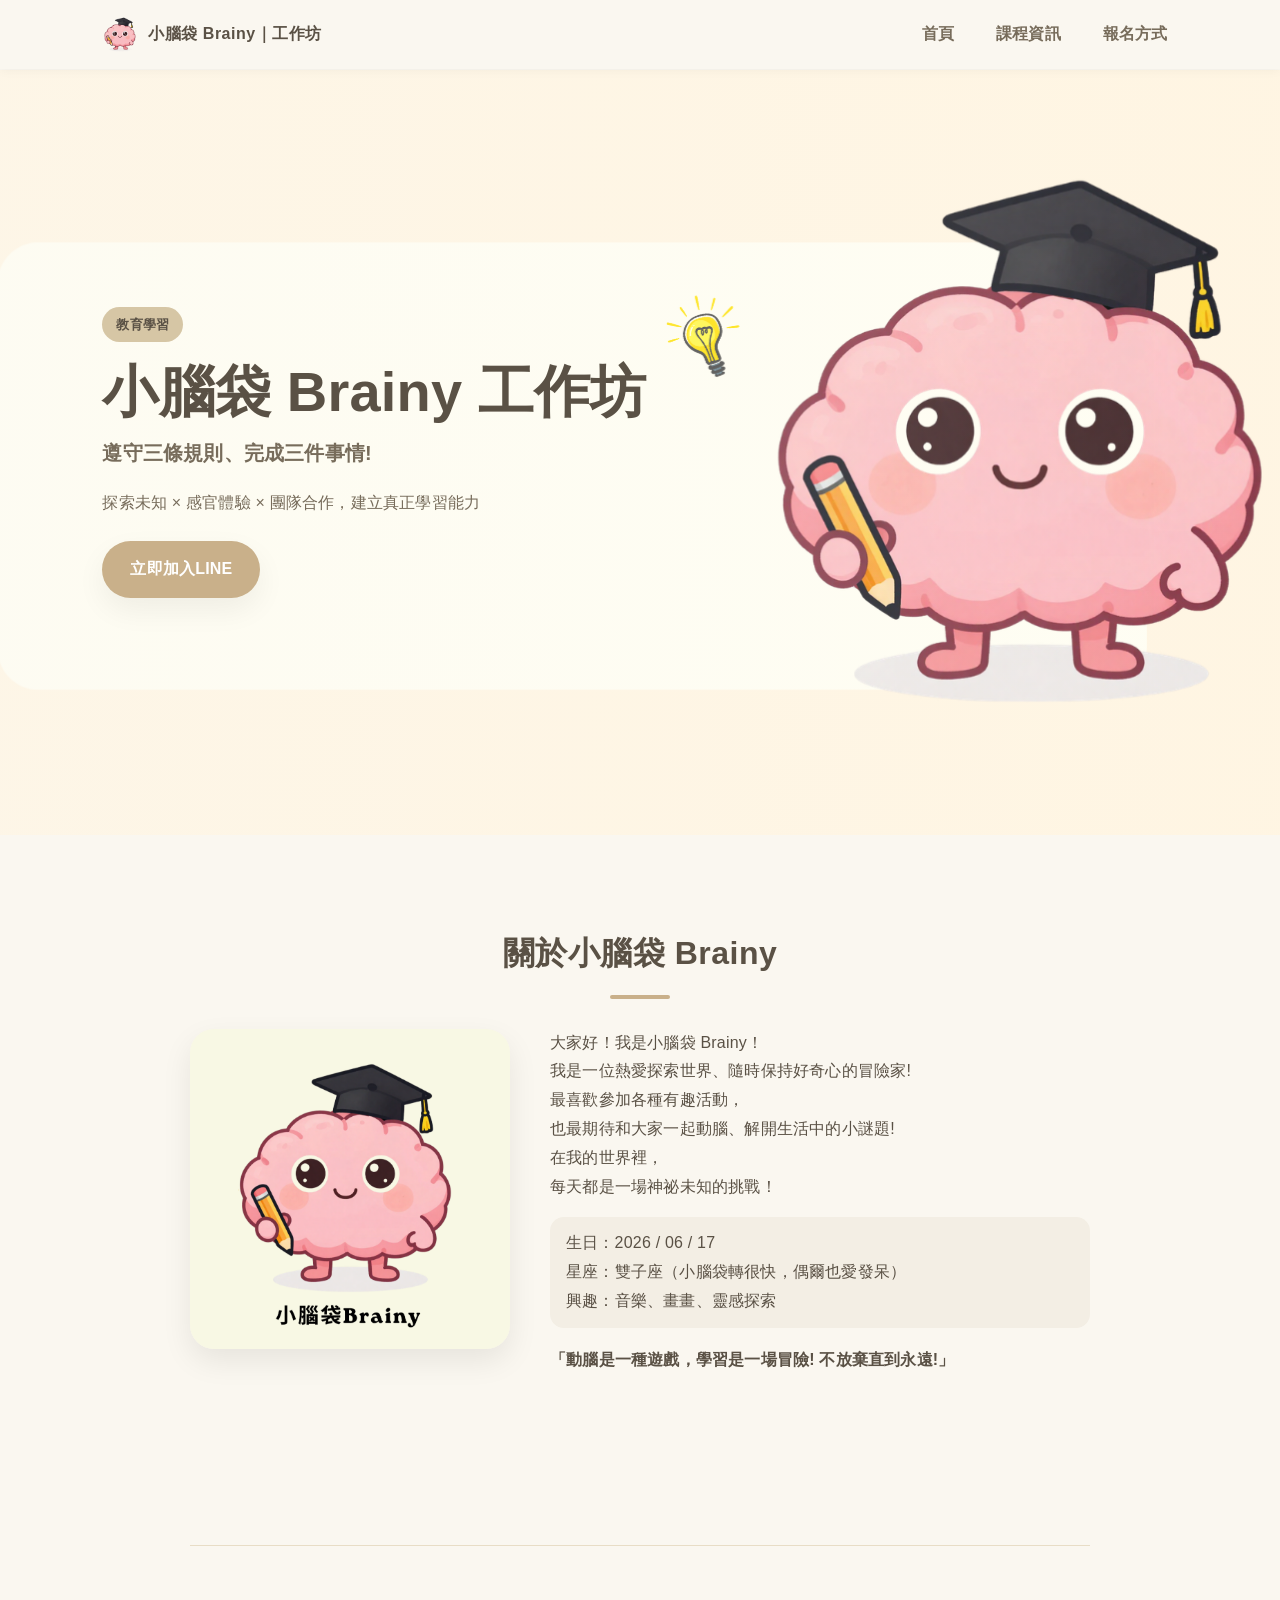
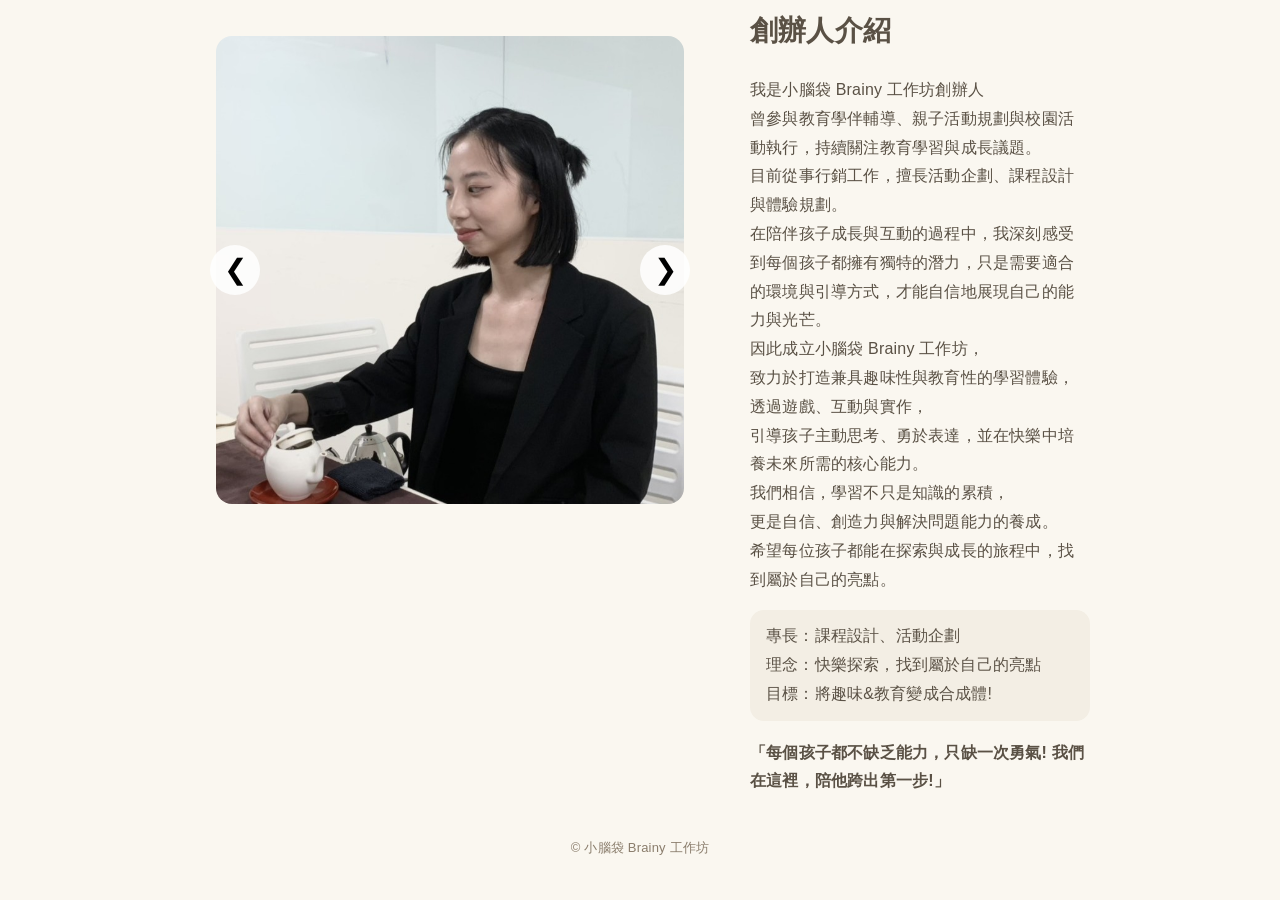
<file: index.html>
<!DOCTYPE html>
<html lang="zh-Hant">
<head>
<meta charset="UTF-8"/>
<meta name="viewport" content="width=device-width, initial-scale=1.0"/>
<title>小腦袋 Brainy｜工作坊</title>

<link rel="stylesheet" href="style.css">
<link rel="stylesheet" href="desktop.css">
<link rel="stylesheet" href="mobile.css">


</head>

<body>

<nav class="navbar">
  <div class="logo">
    <img src="logo1.png" alt="小腦袋 Logo">
    <span>小腦袋 Brainy｜工作坊</span>
  </div>



<div class="menu" id="menu">
    <a href="index.html">首頁</a>
    <a href="course.html">課程資訊</a>
    <a href="register.html">報名方式</a>
  </div>
</nav>

<header class="hero">
  <div class="hero-box">
    <span class="hero-tag">教育學習</span>
    <h1>小腦袋 Brainy 工作坊</h1>
    <h2>遵守三條規則、完成三件事情!</h2>
    <p>探索未知 × 感官體驗 × 團隊合作，建立真正學習能力</p>
    <a class="btn" href="https://lin.ee/Qtwddv6">立即加入LINE</a>
  </div>
</header>

<section class="section profile">

  <h2>關於小腦袋 Brainy</h2>

  <div class="profile-card">

    <!-- 左側圖片 -->
    <div class="profile-img">
      <img src="主角.png" alt="小腦袋 Brainy">
    </div>

    <!-- 右側內容 -->
    <div class="profile-info">

      <p>大家好！我是小腦袋 Brainy！</p>
      <p>我是一位熱愛探索世界、隨時保持好奇心的冒險家!</p>
      <p>最喜歡參加各種有趣活動，</p>
      <p>也最期待和大家一起動腦、解開生活中的小謎題!</p>
      <p>  </p>
      <p>在我的世界裡，</p>
      <p>每天都是一場神祕未知的挑戰！</p>

      <div class="profile-meta">
        <p>生日：2026 / 06 / 17</p>
        <p>星座：雙子座（小腦袋轉很快，偶爾也愛發呆）</p>
        <p>興趣：音樂、畫畫、靈感探索</p>
      </div>

      <p class="quote">「動腦是一種遊戲，學習是一場冒險! 不放棄直到永遠!」</p>

    </div>

  </div>

</section>
<!-- 創辦人介紹 -->
<div class="profile-card founder-card">

  <!-- 左側圖片 -->
  
<div class="slider">

  <button class="arrow left" onclick="move(-1)">❮</button>

  <div class="slider-track" id="track">

    <div class="slide">
      <img src="founder.jpg" class="hero-img">
    </div>

    <div class="slide">
      <img src="6.jpg" class="hero-img">
    </div>

    <div class="slide">
      <img src="2.jpg" class="hero-img">
    </div>
    <div class="slide">
      <img src="4.jpg" class="hero-img">
    </div>
    <div class="slide">
      <img src="5.jpg" class="hero-img">
    </div>
    <div class="slide">
      <img src="7.jpg" class="hero-img">
    </div>

  </div>

  <button class="arrow right" onclick="move(1)">❯</button>

</div>

  <!-- 右側內容 -->
  <div class="profile-info">

    <h3>創辦人介紹</h3>

    <p>我是小腦袋 Brainy 工作坊創辦人</p>
    <p>曾參與教育學伴輔導、親子活動規劃與校園活動執行，持續關注教育學習與成長議題。</p>
    <p>目前從事行銷工作，擅長活動企劃、課程設計與體驗規劃。</p>
    <p>在陪伴孩子成長與互動的過程中，我深刻感受到每個孩子都擁有獨特的潛力，只是需要適合的環境與引導方式，才能自信地展現自己的能力與光芒。</p>
    <p>因此成立小腦袋 Brainy 工作坊，</p>
    <p>致力於打造兼具趣味性與教育性的學習體驗，透過遊戲、互動與實作，</p>
      <p>引導孩子主動思考、勇於表達，並在快樂中培養未來所需的核心能力。</p>

<p>我們相信，學習不只是知識的累積，</p>
<p>更是自信、創造力與解決問題能力的養成。</p>
<p>希望每位孩子都能在探索與成長的旅程中，找到屬於自己的亮點。</p>

    <div class="profile-meta">
      <p>專長：課程設計、活動企劃</p>
      <p>理念：快樂探索，找到屬於自己的亮點</p>
      <p>目標：將趣味&教育變成合成體!</p>
    </div>

    <p class="quote">
      「每個孩子都不缺乏能力，只缺一次勇氣!
我們在這裡，陪他跨出第一步!」
    </p>

  </div>

</div>

<footer>© 小腦袋 Brainy 工作坊</footer>
<script>
const toggle = document.getElementById("menuToggle");
const menu = document.getElementById("menu");

if (toggle && menu) {
  toggle.addEventListener("click", () => {
    menu.classList.toggle("show");
  });
}

const track = document.getElementById("track");
const slides = document.querySelectorAll(".slide");
const total = slides.length;

let index = 0;

function move(dir){
  index += dir;

  if(index < 0) index = total - 1;
  if(index >= total) index = 0;

  track.style.transform = `translateX(-${index * 100}%)`;
}

setInterval(() => move(1), 5000);

document.addEventListener("keydown", (e) => {
  if(e.key === "ArrowRight") move(1);
  if(e.key === "ArrowLeft") move(-1);
});
</script>

</body>
</html>
</file>
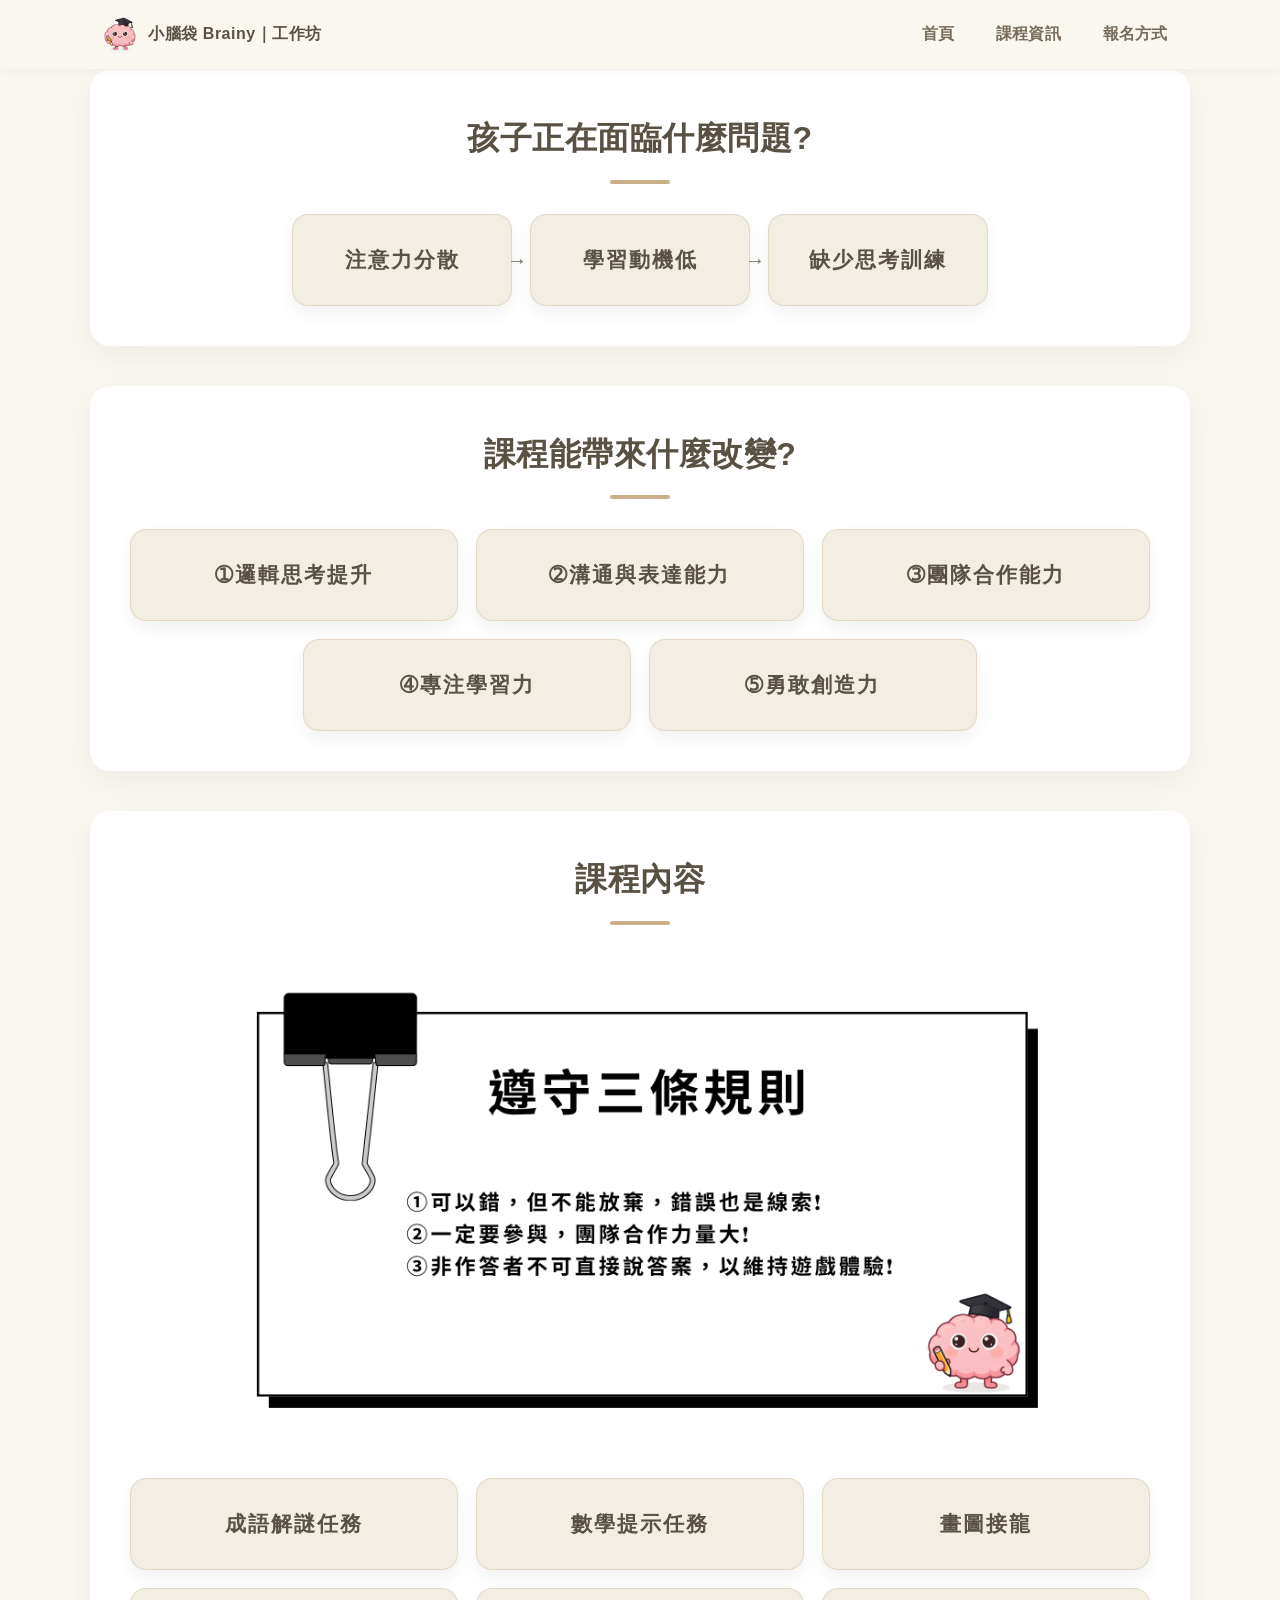
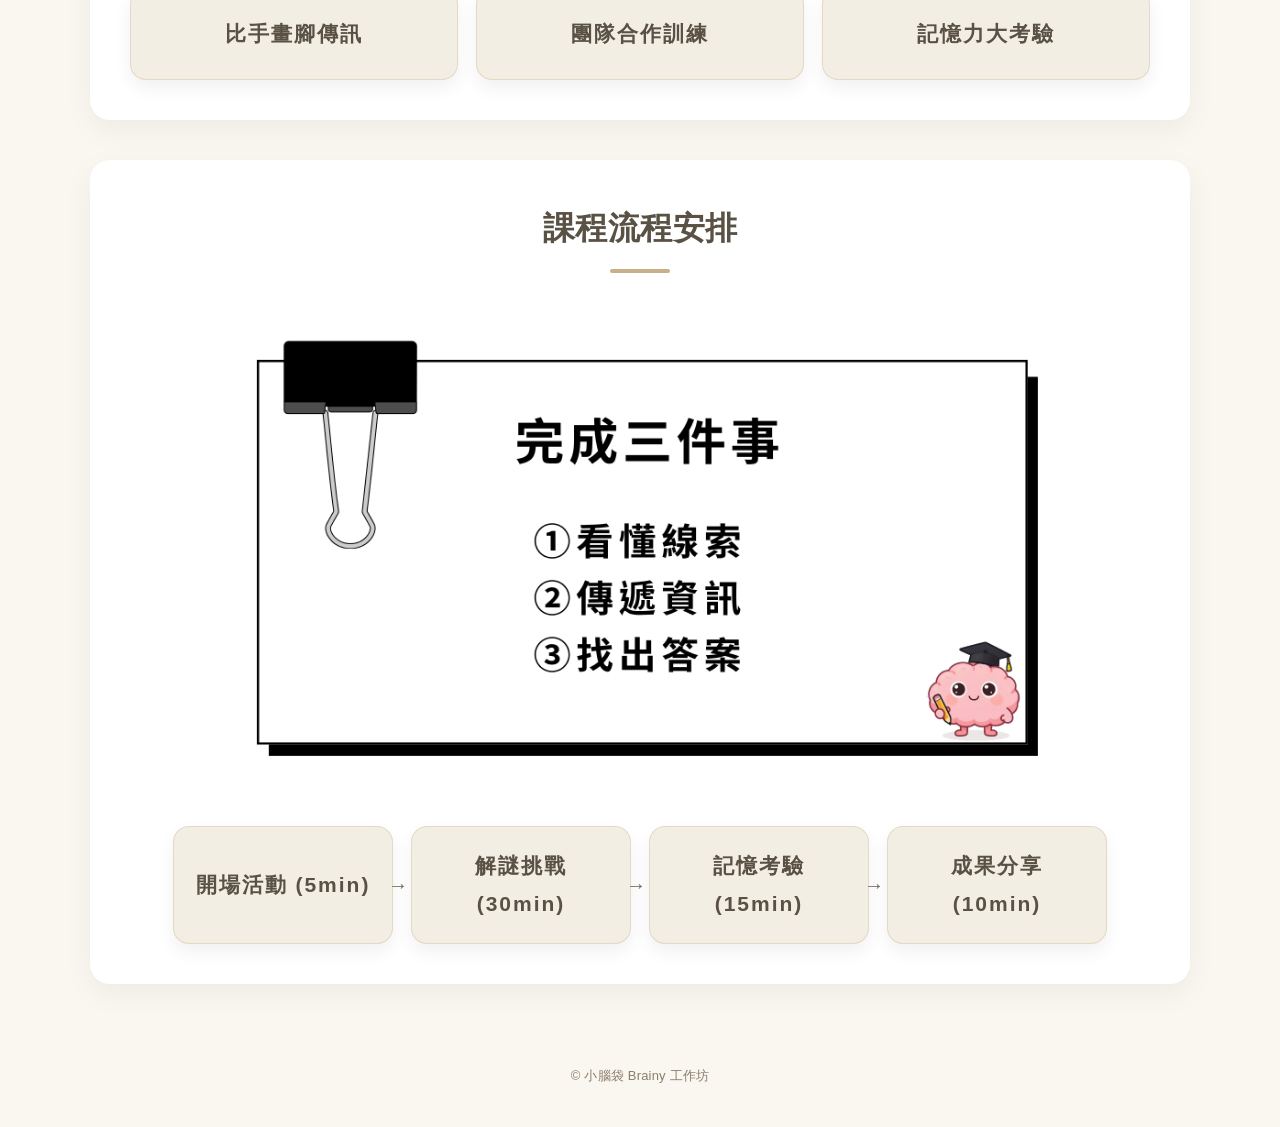
<file: course.html>
<!DOCTYPE html>
<html lang="zh-Hant">
<head>
<meta charset="UTF-8"/>
<meta name="viewport" content="width=device-width, initial-scale=1.0"/>
<title>小腦袋 Brainy｜工作坊</title>

<link rel="stylesheet" href="style.css">
<link rel="stylesheet" href="desktop.css">
<link rel="stylesheet" href="mobile.css">


</head>

<body>

<nav class="navbar">
  <div class="logo">
    <img src="logo1.png" alt="小腦袋 Logo">
    <span>小腦袋 Brainy｜工作坊</span>
  </div>



<div class="menu" id="menu">
    <a href="index.html">首頁</a>
    <a href="course.html">課程資訊</a>
    <a href="register.html">報名方式</a>
  </div>
</nav>

<style>
.hero{
  position: relative;
  height: 85vh;
  display: flex;
  align-items: center;
  justify-content: flex-start;
  padding: 0 8%;
  background: url("BBB.png") center/cover no-repeat;
  overflow: hidden;
}

.hero::before{
  content:"";
  position:absolute;
  inset:0;
  background:linear-gradient(
    90deg,
    rgba(250,247,240,.35),
    rgba(250,247,240,.05)
  );
  z-index:1;
}

.hero-box{
  position:relative;
  max-width:560px;
  z-index:2;
}
</style>
</head>

<body>



<section class="section section-block">
  <h2>孩子正在面臨什麼問題?</h2>
  <div class="flow">
    <div class="card">注意力分散</div>
    <div class="card">學習動機低</div>
    <div class="card">缺少思考訓練</div>
  </div>
</section>

<section class="section section-block">
  <h2>課程能帶來什麼改變?</h2>
  <div class="grid">
    <div class="card">➀邏輯思考提升</div>
    <div class="card">➁溝通與表達能力</div>
    <div class="card">➂團隊合作能力</div>
    <div class="card">➃專注學習力</div>
    <div class="card">➄勇敢創造力</div>

  </div>
</section>

<section class="section section-block">

  <h2>課程內容</h2>

  <div class="content-with-img">

   
<img src="課程3.png" class="section-img">
    <div class="grid">
      <div class="card">成語解謎任務</div>
      <div class="card">數學提示任務</div>
      <div class="card">畫圖接龍</div>
      <div class="card">比手畫腳傳訊</div>
      <div class="card">團隊合作訓練</div>
      <div class="card">記憶力大考驗</div>
    </div>
 
  </div>

</section>

<section class="section section-block">

  <h2>課程流程安排</h2>

  <div class="content-with-img">
<img src="課程2.png" class="section-img">
    
  <div class="flow">
    <div class="card"> 開場活動 (5min)</div>
    <div class="card"> 解謎挑戰(30min)</div>
    <div class="card"> 記憶考驗(15min)</div>
      <div class="card"> 成果分享(10min)</div>
 
  </div>

</section>
<footer>© 小腦袋 Brainy 工作坊</footer>
<script>
const toggle=document.getElementById("menuToggle");
const menu=document.getElementById("menu");

toggle.addEventListener("click",()=>{

menu.classList.toggle("show");

});
</script>
</body>
</html>
</file>
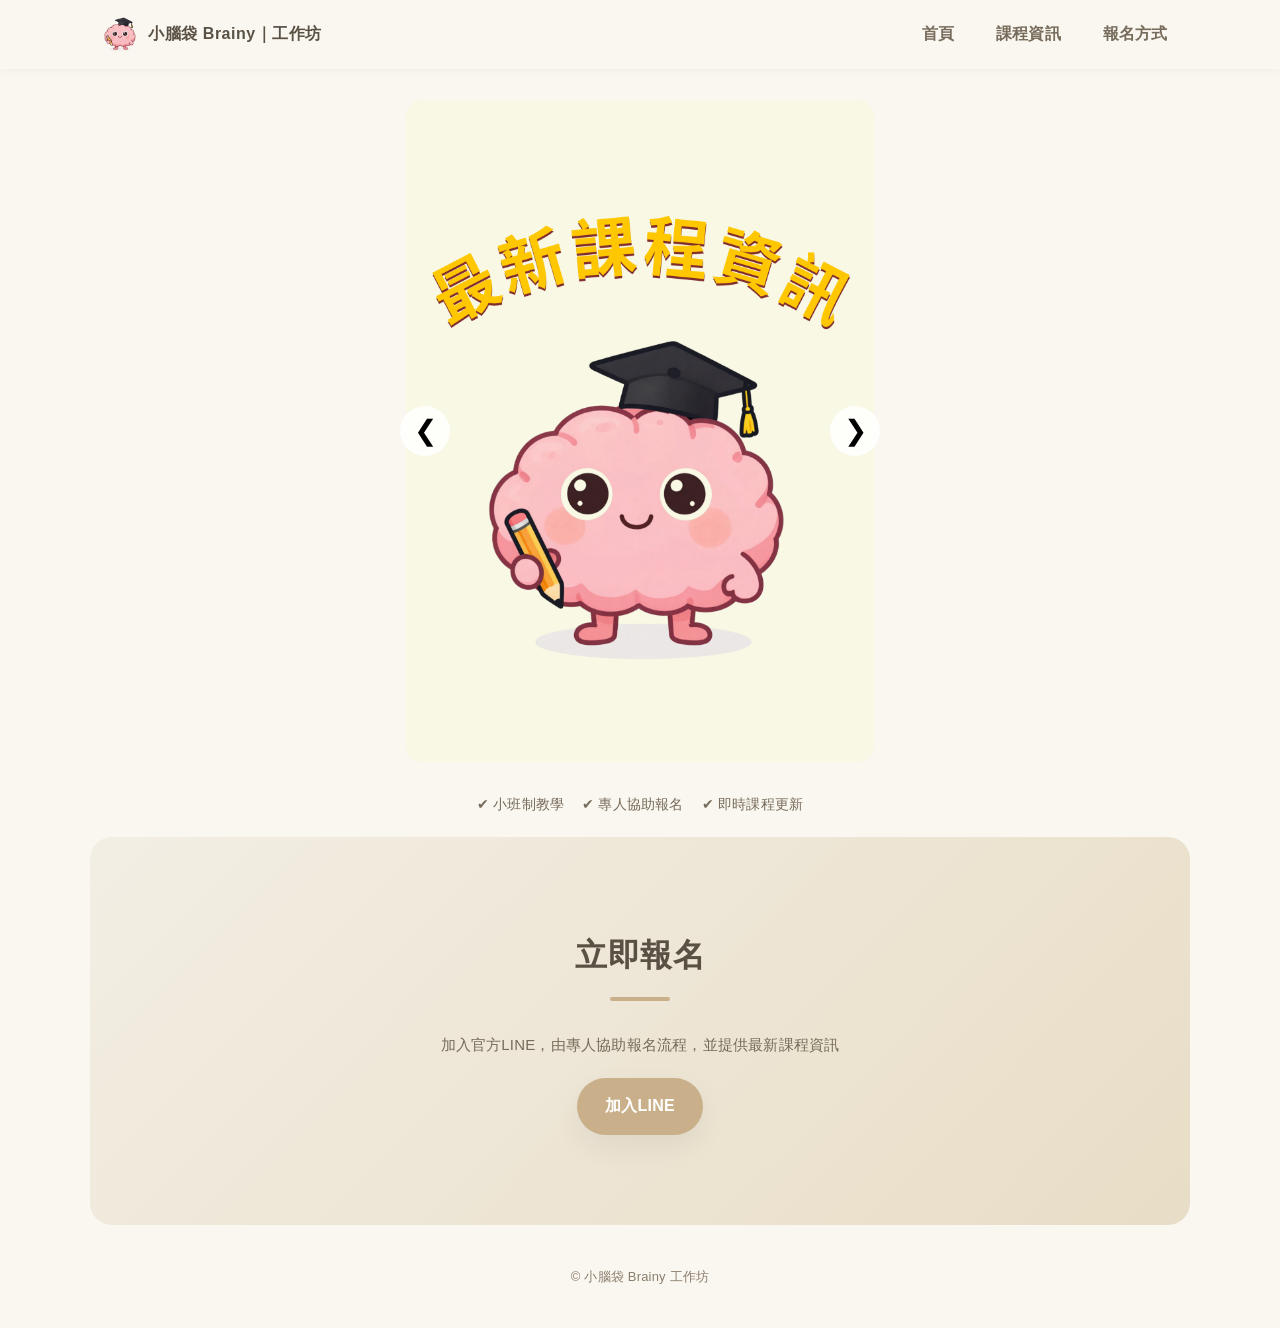
<file: register.html>
<!DOCTYPE html>
<html lang="zh-Hant">
<head>
<meta charset="UTF-8"/>
<meta name="viewport" content="width=device-width, initial-scale=1.0"/>
<title>小腦袋 Brainy｜工作坊</title>

<link rel="stylesheet" href="style.css">
<link rel="stylesheet" href="desktop.css">
<link rel="stylesheet" href="mobile.css">


</head>

<body>

<nav class="navbar">
  <div class="logo">
    <img src="logo1.png" alt="小腦袋 Logo">
    <span>小腦袋 Brainy｜工作坊</span>
  </div>



<div class="menu" id="menu">
    <a href="index.html">首頁</a>
    <a href="course.html">課程資訊</a>
    <a href="register.html">報名方式</a>
  </div>
</nav>

<style>
.hero{
  position: relative;
  height: 85vh;
  display: flex;
  align-items: center;
  justify-content: flex-start;
  padding: 0 8%;
  background: url("BBB.png") center/cover no-repeat;
  overflow: hidden;
}

.hero::before{
  content:"";
  position:absolute;
  inset:0;
  background:linear-gradient(
    90deg,
    rgba(250,247,240,.35),
    rgba(250,247,240,.05)
  );
  z-index:1;
}

.hero-box{
  position:relative;
  max-width:560px;
  z-index:2;
}
</style>
</head>

<body>




<div class="slider">

  <button class="arrow left" onclick="move(-1)">❮</button>

  <div class="slider-track" id="track">

    <div class="slide">
      <img src="圖片3.png" class="hero-img">
    </div>

    <div class="slide">
      <img src="圖片.png" class="hero-img">
    </div>

    <div class="slide">
      <img src="圖片2.png" class="hero-img">
    </div>

  </div>

  <button class="arrow right" onclick="move(1)">❯</button>

</div>

<!-- TRUST -->
<div class="trust-row">
  <div>✔ 小班制教學</div>
  <div>✔ 專人協助報名</div>
  <div>✔ 即時課程更新</div>
</div>

<!-- CTA -->
<section class="section cta">
  <h2>立即報名</h2>

  <p class="sub-text">
    加入官方LINE，由專人協助報名流程，並提供最新課程資訊
  </p>

  <a class="btn" href="https://lin.ee/Qtwddv6">加入LINE</a>
</section>

<script>
let index = 0;
const track = document.getElementById("track");
const total = document.querySelectorAll(".slide").length;

function move(dir){
  index += dir;

  if(index < 0) index = total - 1;
  if(index >= total) index = 0;

  track.style.transform =
    `translateX(-${index * 100}%)`;
}

setInterval(() => move(1), 5000);

document.addEventListener("keydown", e => {
  if(e.key === "ArrowRight") move(1);
  if(e.key === "ArrowLeft") move(-1);
});
</script>
<footer>© 小腦袋 Brainy 工作坊</footer>
<script>
const toggle=document.getElementById("menuToggle");
const menu=document.getElementById("menu");

toggle.addEventListener("click",()=>{

menu.classList.toggle("show");

});
</script>
</body>
</html>
</file>
<file: style.css>
:root{
  --bg:#FAF7F0;
  --soft:#F3EEE4;
  --text:#5A5145;
  --muted:#776C5B;

  --primary:#C9B08A;
  --primary-dark:#B99C71;
  --accent:#D6C6A5;

  --radius:18px;
  --shadow:0 12px 30px rgba(0,0,0,.06);
}

/* RESET */
*{
  margin:0;
  padding:0;
  box-sizing:border-box;
}

body{
  font-family:"Noto Sans TC", sans-serif;
  background:var(--bg);
  color:var(--text);
  line-height:1.8;

  font-size:16px;
  font-weight:400;
  letter-spacing:0.2px;
  padding-top:70px; /* 避免 fixed navbar 遮住 */
}

/* =========================
   NAVBAR（MOS唯一標準）
========================= */
.navbar{
  position:fixed;
  top:0;
  width:100%;
  display:flex;
  justify-content:space-between;
  align-items:center;

  padding:14px 8%;
  background:rgba(250,247,240,.95);
  backdrop-filter:blur(10px);
  box-shadow:0 2px 10px rgba(0,0,0,.04);
  z-index:999;

  font-size:16px;
}

.navbar .logo{
  font-weight:800;
  font-size:16px;
  letter-spacing:0.5px;
  color:var(--text);
}

.menu{
  display:flex;
  gap:22px;
  align-items:center;
}

.menu a{
  text-decoration:none;
  color:var(--muted);
  font-size:16px;
  font-weight:600;
  padding:6px 10px;
  transition:.2s;
}

.menu a:hover{
  color:var(--primary-dark);
}

/* =========================
   SECTION（全頁共用）
========================= */
.section{
  max-width:1100px;
  margin:auto;
  padding:90px 20px;
}
.section-block{
  background:#FFF;
  border-radius:20px;
  padding:40px;
  box-shadow:0 10px 30px rgba(0,0,0,.05);
  margin-bottom:40px;
}
.section h2{
  text-align:center;
  font-size:36px;
  font-weight:800;
  margin-bottom:42px;
}
.section-img{
  width:100%;
  max-width:880px;   /* 控制最大尺寸 */
  height:auto;       /* 保持比例 */
  object-fit:contain;
  display:block;
  margin:auto;
}


/* =========================
   BUTTON（全站統一）
========================= */
.btn{
  display:inline-block;
  padding:14px 28px;
  background:var(--primary);
  color:#fff;
  border-radius:999px;
  text-decoration:none;
  font-size:16px;
  font-weight:700;
  box-shadow:var(--shadow);
  transition:.25s;
}

.btn:hover{
  background:var(--primary-dark);
  transform:translateY(-2px);
}

/
.section-block{
  background: linear-gradient(180deg,#ffffff,#FBF8F2);
  border: 1px solid rgba(0,0,0,.04);
}
.section h2{
  font-size: 32px;
  font-weight: 900;
  margin-bottom: 30px;
  letter-spacing: 0.5px;
  color: var(--text);
  position: relative;
}

.section h2::after{
  content:"";
  display:block;
  width: 60px;
  height: 4px;
  background: var(--primary);
  margin: 12px auto 0;
  border-radius: 99px;
}
/* TRUST */
.trust-row{
  display:flex;
  justify-content:center;
  gap:18px;
  flex-wrap:wrap;
  margin:10px 0 20px;
  font-size:14px;
  color:var(--muted);
}

/* FOOTER */
footer{
  text-align:center;
  padding:40px;
  font-size:13px;
  color:#8A7D6C;
}


.logo{
  font-size:1.2rem;
  font-weight:700;
}
.logo{
  display:flex;
  align-items:center;
  gap:10px;
  font-size:1.2rem;
  font-weight:700;
}

.logo img{
  width:36px;
  height:36px;
  object-fit:contain;
}
</file>
<file: desktop.css>
/* =====================================================
   DESKTOP.CSS
   首頁（INDEX）
===================================================== */

/* =========================
   HERO
========================= */

.hero{
  position: relative;
  min-height:720px;
height:85vh;
  display: flex;
  align-items: center;
  justify-content: flex-start;
  padding: 0 8%;
  background: url("BBB.png") center/cover no-repeat;
  overflow: hidden;
}

.hero::before{
  content:"";
  position:absolute;
  inset:0;
  background:linear-gradient(
    90deg,
    rgba(250,247,240,.35),
    rgba(250,247,240,.05)
  );
  z-index:1;
}

.hero-box{
  position:relative;
  max-width:560px;
  z-index:2;
}

.hero h1{
  font-size:56px;
  line-height:1.15;
  font-weight:900;
}

.hero h2{
  font-size:20px;
  color:var(--muted);
  margin:10px 0 18px;
  font-weight:600;
}

.hero p{
  color:var(--muted);
  margin-bottom:24px;
}

.hero-tag{
  display:inline-block;
  padding:6px 14px;
  background:var(--accent);
  border-radius:999px;
  font-size:13px;
  font-weight:600;
  margin-bottom:18px;
}

/* =========================
   ABOUT
========================= */

.profile-card{

  display:flex;

  gap:40px;

  align-items:flex-start;

  justify-content:center;

  max-width:900px;

  margin:30px auto 0;

  flex-wrap:nowrap;
}

.profile-img{

  flex:0 0 320px;

  display:flex;

  justify-content:center;
}

.profile-img img{

  width:100%;

  max-width:320px;

  border-radius:24px;

  object-fit:cover;

  box-shadow:0 12px 30px rgba(0,0,0,.08);
}

.profile-info{

  flex:1;

  text-align:left;
}

.profile-info h3{

  font-size:28px;

  font-weight:800;

  margin-bottom:20px;
}

.profile-meta{

  margin-top:16px;

  padding:12px 16px;

  background:#F3EEE4;

  border-radius:14px;
}

.quote{

  margin-top:18px;

  font-weight:700;

  color:#5A5145;
}


/* =========================
   FOUNDER
========================= */

.founder-card{

  margin-top:80px;

  padding-top:60px;

  border-top:1px solid #E8DDC6;
}


/* =====================================================
   COURSE PAGE
===================================================== */

/* 課程卡片 */
.grid{
  display:flex;
  flex-wrap:wrap;
  justify-content:center;
  gap:18px;
}

.grid .card{
  width:calc(33.333% - 12px);
}

/* 流程卡片 */
.flow{
  display:flex;
  flex-wrap:wrap;
  justify-content:center;
  gap:18px;
}

.flow .card{
  width:220px;
  position:relative;
}

.flow .card::after{
  content:"→";
  position:absolute;
  right:-18px;
  top:50%;
  transform:translateY(-50%);
  color:var(--muted);
  font-size:20px;
}

.flow .card:last-child::after{
  display:none;
}

/* 共用卡片 */

.card{

  background:#F3EEE4;

  border-radius:16px;

  padding:20px;

  border:1px solid rgba(201,176,138,.35);

  box-shadow:0 8px 18px rgba(0,0,0,.06);

  display:flex;

  justify-content:center;

  align-items:center;

  min-height:92px;

  text-align:center;

  font-size:21px;

  font-weight:800;

  letter-spacing:2px;

  cursor:pointer;

  transition:.25s;
}

.card:hover{

  transform:translateY(-6px);

  box-shadow:0 18px 40px rgba(0,0,0,.12);

  border-color:var(--primary-dark);
}

/* 課程圖片 */

.content-with-img{

  display:flex;

  flex-direction:column;

  align-items:center;

  gap:28px;
}
/* =====================================================
   REGISTER PAGE
===================================================== */

.cta{

  text-align:center;

  background:linear-gradient(135deg,#F3EEE4,#E8DDC6);

  border-radius:22px;
}

.sub-text{

  max-width:520px;

  margin:10px auto 20px;

  font-size:15px;

  color:var(--muted);
}

.slider{

  position:relative;

  overflow:hidden;

  max-width:520px;

  margin:30px auto;

  border-radius:16px;
}

.slider-track{

  display:flex;

  transition:transform .4s ease;
}

.slide{

  min-width:100%;

  display:flex;

  justify-content:center;
}

.hero-img{

  width:90%;

  max-width:500px;

  border-radius:16px;

  transition:.3s;
}

.hero-img:hover{

  transform:translateY(-8px) scale(1.03);

  box-shadow:0 20px 40px rgba(0,0,0,.18);
}

.arrow{

  position:absolute;

  top:50%;

  transform:translateY(-50%);

  width:50px;

  height:50px;

  border:none;

  border-radius:50%;

  background:rgba(255,255,255,.85);

  font-size:28px;

  cursor:pointer;

  z-index:10;
}

.left{

  left:20px;
}

.right{

  right:20px;
}
.trust-row{
    display:flex;
    justify-content:center;
    gap:18px;
    flex-wrap:wrap;
    margin:10px 0 20px;
    font-size:14px;
    color:var(--muted);
}
.section-img{
    width:100%;
    max-width:880px;
    height:auto;
    object-fit:contain;
    display:block;
    margin:auto;
}
.menu-toggle{

display:none;

}
</file>
<file: mobile.css>
/* =====================================================
   MOBILE (≤768px)
   CLEAN VERSION
===================================================== */

@media (max-width:768px){

/* =========================
   BASE
========================= */

body{
    padding-top:72px;
}

/* =========================
   NAVBAR
========================= */

.navbar{
    flex-direction:row;
    justify-content:space-between;
    align-items:center;
    padding:10px 14px;
}

.logo{
    width:auto;
    display:flex;
    align-items:center;
    gap:8px;
}

.logo img{
    width:28px;
    height:28px;
}

.logo span{
    font-size:15px;
}

.menu{
    width:auto;
    display:flex;
    justify-content:flex-end;
    flex-wrap:wrap;
    gap:8px;
}

.menu a{
    font-size:13px;
    padding:4px 6px;
}

/* =========================
   HERO
========================= */

.hero{
    min-height:65vh;
    height:auto;
    background-image:url("BBB-mobile.png");
    background-size:cover;
    background-position:center 10%;
    background-repeat:no-repeat;
     width:100%;
    max-width:100%;
    overflow:hidden;
     
}

.hero-box{
    max-width:100%;
    padding:0 16px;
}

.hero-tag{
    font-size:12px;
}

.hero h1{
    font-size:32px;
    line-height:1.2;
}

.hero h2{
    font-size:16px;
}

.hero p{
    font-size:14px;
    line-height:1.6;
}

/* =========================
   SECTION
========================= */

.section{
    padding:60px 20px;
}

.section-block{
    padding:24px;
}

.section h2{
    font-size:28px;
}

/* =========================
   PROFILE
========================= */

.profile-card{
    flex-direction:column;
    align-items:center;
    gap:30px;
}

.profile-img{
    width:100%;
}

.profile-img img{
    max-width:260px;
}

.profile-info{
    width:100%;
    text-align:center;
}

.profile-meta{
    text-align:left;
}

/* =========================
   GRID
========================= */

.grid{
    grid-template-columns:1fr;
    gap:16px;
}

.grid .card{
    width:100%;
}

.card{
    min-height:78px;
    font-size:18px;
    padding:18px;
}

/* =========================
   FLOW
========================= */

.flow{
    flex-direction:column;
    align-items:center;
    gap:16px;
}

.flow .card{
    width:100%;
}

.flow .card::after{
    display:none;
}

/* =========================
   SLIDER
========================= */

.slider{
    max-width:100%;
    margin:20px auto;
}

.hero-img{
    width:100%;
}

.arrow{
    width:40px;
    height:40px;
    font-size:22px;
}

.left{ left:8px; }
.right{ right:8px; }

/* =========================
   CTA
========================= */

.cta{
    padding:35px 20px;
}

.sub-text{
    font-size:14px;
    line-height:1.7;
}

.btn{
    padding:12px 20px;
    font-size:14px;
}

/* =========================
   TRUST
========================= */

.trust-row{
    flex-direction:column;
    gap:10px;
    text-align:center;
}

/* =========================
   FOOTER
========================= */

footer{
    padding:28px 18px;
    font-size:12px;
}

}
</file>
